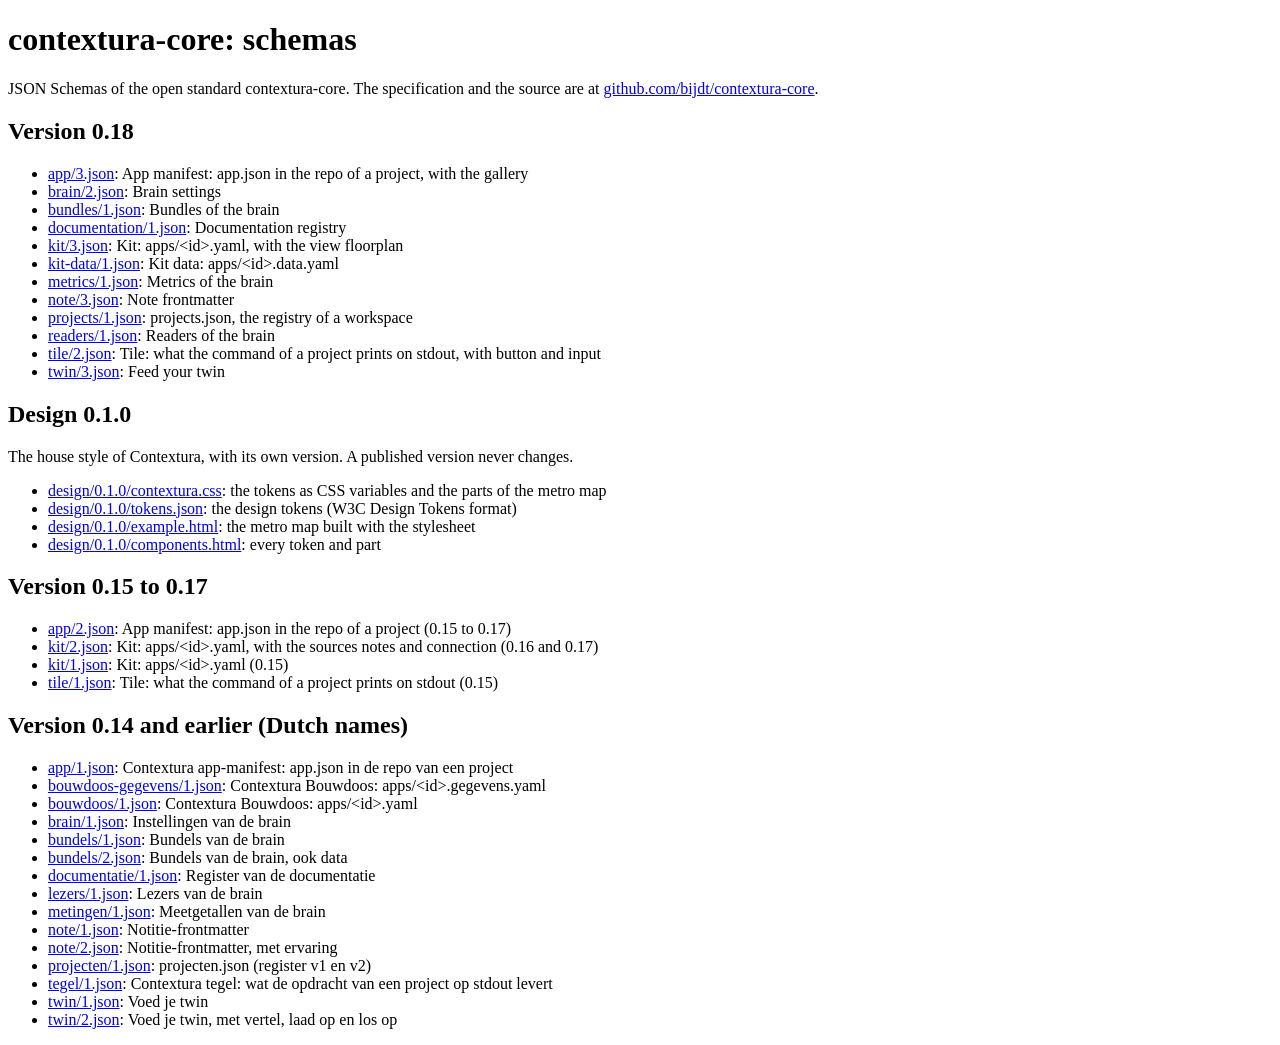
<file: docs/index.html>
<!doctype html>
<html lang="en">
<head><meta charset="utf-8"><meta name="viewport" content="width=device-width, initial-scale=1"><title>contextura-core schemas</title></head>
<body>
<h1>contextura-core: schemas</h1>
<p>JSON Schemas of the open standard contextura-core. The specification and the source are at <a href="https://github.com/bijdt/contextura-core">github.com/bijdt/contextura-core</a>.</p>
<h2>Version 0.18</h2>
<ul>
<li><a href="app/3.json">app/3.json</a>: App manifest: app.json in the repo of a project, with the gallery</li>
<li><a href="brain/2.json">brain/2.json</a>: Brain settings</li>
<li><a href="bundles/1.json">bundles/1.json</a>: Bundles of the brain</li>
<li><a href="documentation/1.json">documentation/1.json</a>: Documentation registry</li>
<li><a href="kit/3.json">kit/3.json</a>: Kit: apps/&lt;id&gt;.yaml, with the view floorplan</li>
<li><a href="kit-data/1.json">kit-data/1.json</a>: Kit data: apps/&lt;id&gt;.data.yaml</li>
<li><a href="metrics/1.json">metrics/1.json</a>: Metrics of the brain</li>
<li><a href="note/3.json">note/3.json</a>: Note frontmatter</li>
<li><a href="projects/1.json">projects/1.json</a>: projects.json, the registry of a workspace</li>
<li><a href="readers/1.json">readers/1.json</a>: Readers of the brain</li>
<li><a href="tile/2.json">tile/2.json</a>: Tile: what the command of a project prints on stdout, with button and input</li>
<li><a href="twin/3.json">twin/3.json</a>: Feed your twin</li>
</ul>
<h2>Design 0.1.0</h2>
<p>The house style of Contextura, with its own version. A published version never changes.</p>
<ul>
<li><a href="design/0.1.0/contextura.css">design/0.1.0/contextura.css</a>: the tokens as CSS variables and the parts of the metro map</li>
<li><a href="design/0.1.0/tokens.json">design/0.1.0/tokens.json</a>: the design tokens (W3C Design Tokens format)</li>
<li><a href="design/0.1.0/example.html">design/0.1.0/example.html</a>: the metro map built with the stylesheet</li>
<li><a href="design/0.1.0/components.html">design/0.1.0/components.html</a>: every token and part</li>
</ul>
<h2>Version 0.15 to 0.17</h2>
<ul>
<li><a href="app/2.json">app/2.json</a>: App manifest: app.json in the repo of a project (0.15 to 0.17)</li>
<li><a href="kit/2.json">kit/2.json</a>: Kit: apps/&lt;id&gt;.yaml, with the sources notes and connection (0.16 and 0.17)</li>
<li><a href="kit/1.json">kit/1.json</a>: Kit: apps/&lt;id&gt;.yaml (0.15)</li>
<li><a href="tile/1.json">tile/1.json</a>: Tile: what the command of a project prints on stdout (0.15)</li>
</ul>
<h2>Version 0.14 and earlier (Dutch names)</h2>
<ul>
<li><a href="app/1.json">app/1.json</a>: Contextura app-manifest: app.json in de repo van een project</li>
<li><a href="bouwdoos-gegevens/1.json">bouwdoos-gegevens/1.json</a>: Contextura Bouwdoos: apps/&lt;id&gt;.gegevens.yaml</li>
<li><a href="bouwdoos/1.json">bouwdoos/1.json</a>: Contextura Bouwdoos: apps/&lt;id&gt;.yaml</li>
<li><a href="brain/1.json">brain/1.json</a>: Instellingen van de brain</li>
<li><a href="bundels/1.json">bundels/1.json</a>: Bundels van de brain</li>
<li><a href="bundels/2.json">bundels/2.json</a>: Bundels van de brain, ook data</li>
<li><a href="documentatie/1.json">documentatie/1.json</a>: Register van de documentatie</li>
<li><a href="lezers/1.json">lezers/1.json</a>: Lezers van de brain</li>
<li><a href="metingen/1.json">metingen/1.json</a>: Meetgetallen van de brain</li>
<li><a href="note/1.json">note/1.json</a>: Notitie-frontmatter</li>
<li><a href="note/2.json">note/2.json</a>: Notitie-frontmatter, met ervaring</li>
<li><a href="projecten/1.json">projecten/1.json</a>: projecten.json (register v1 en v2)</li>
<li><a href="tegel/1.json">tegel/1.json</a>: Contextura tegel: wat de opdracht van een project op stdout levert</li>
<li><a href="twin/1.json">twin/1.json</a>: Voed je twin</li>
<li><a href="twin/2.json">twin/2.json</a>: Voed je twin, met vertel, laad op en los op</li>
</ul>
</body>
</html>
</file>
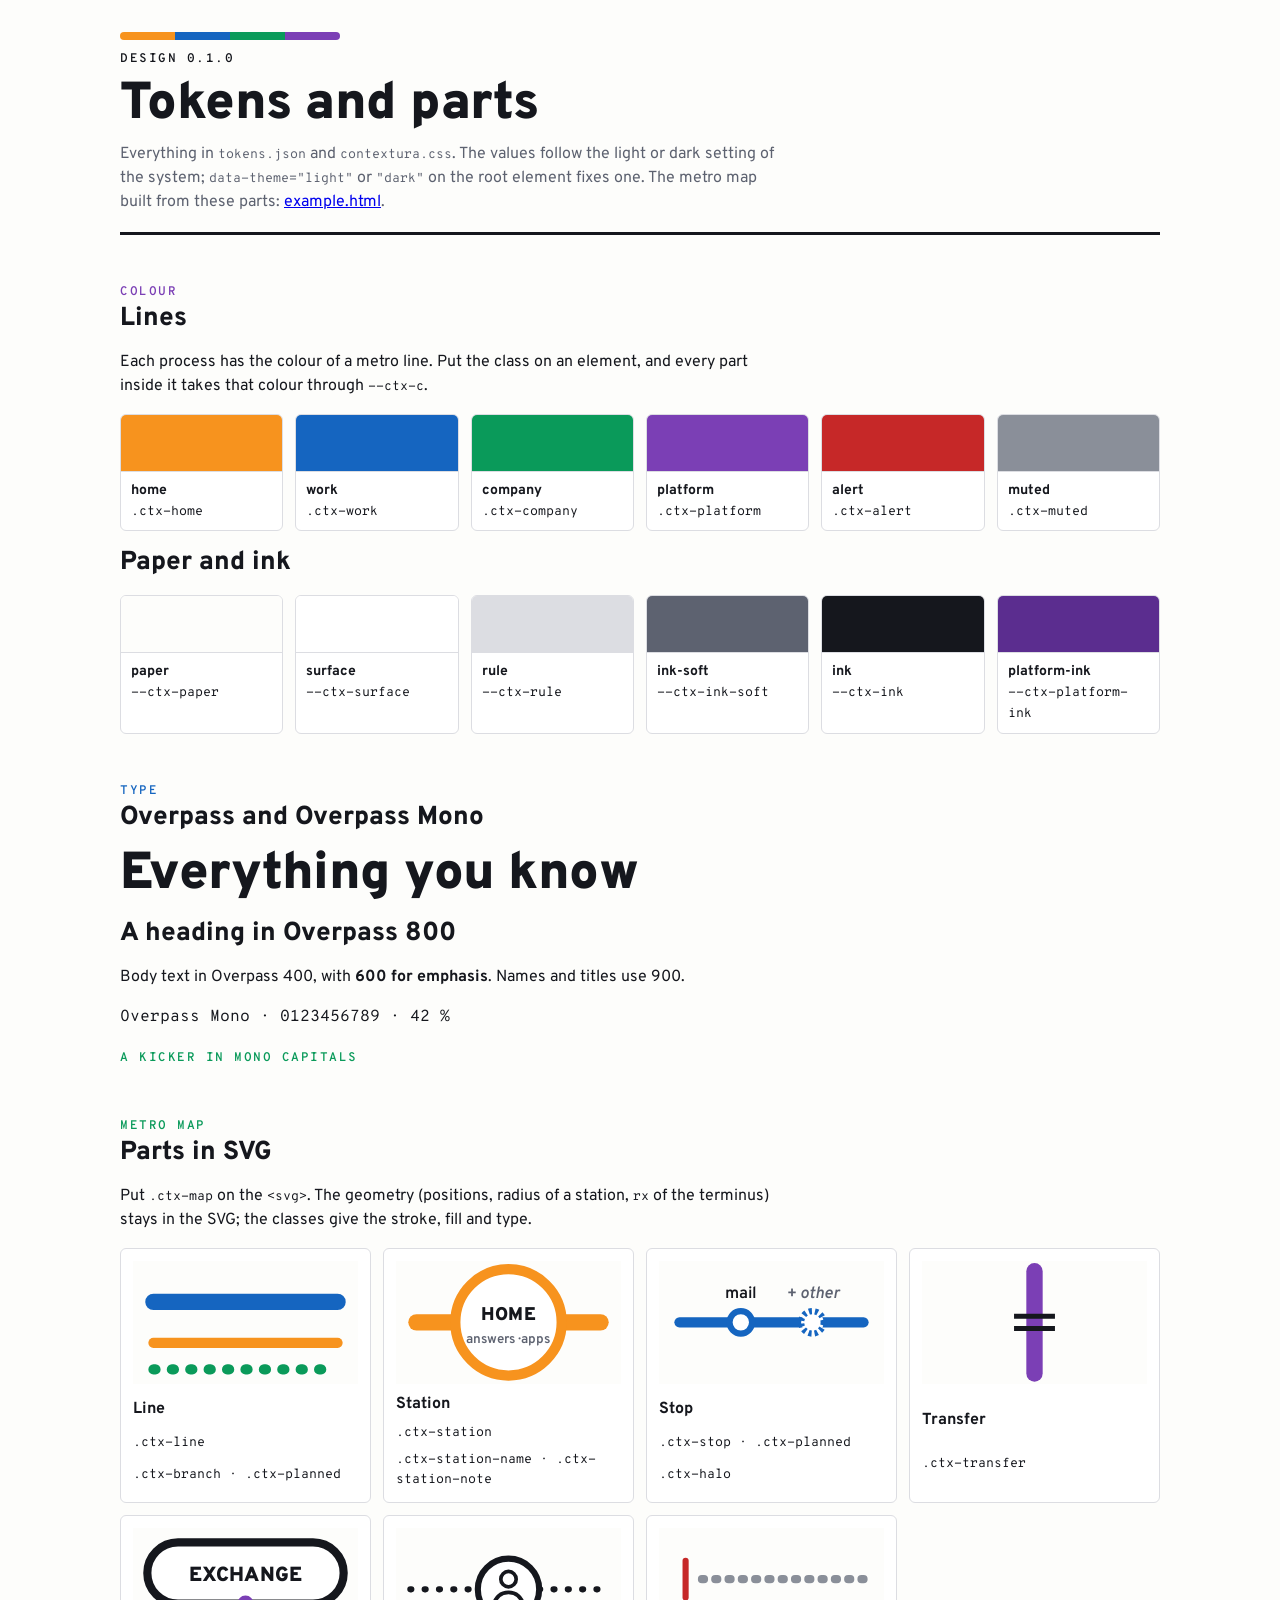
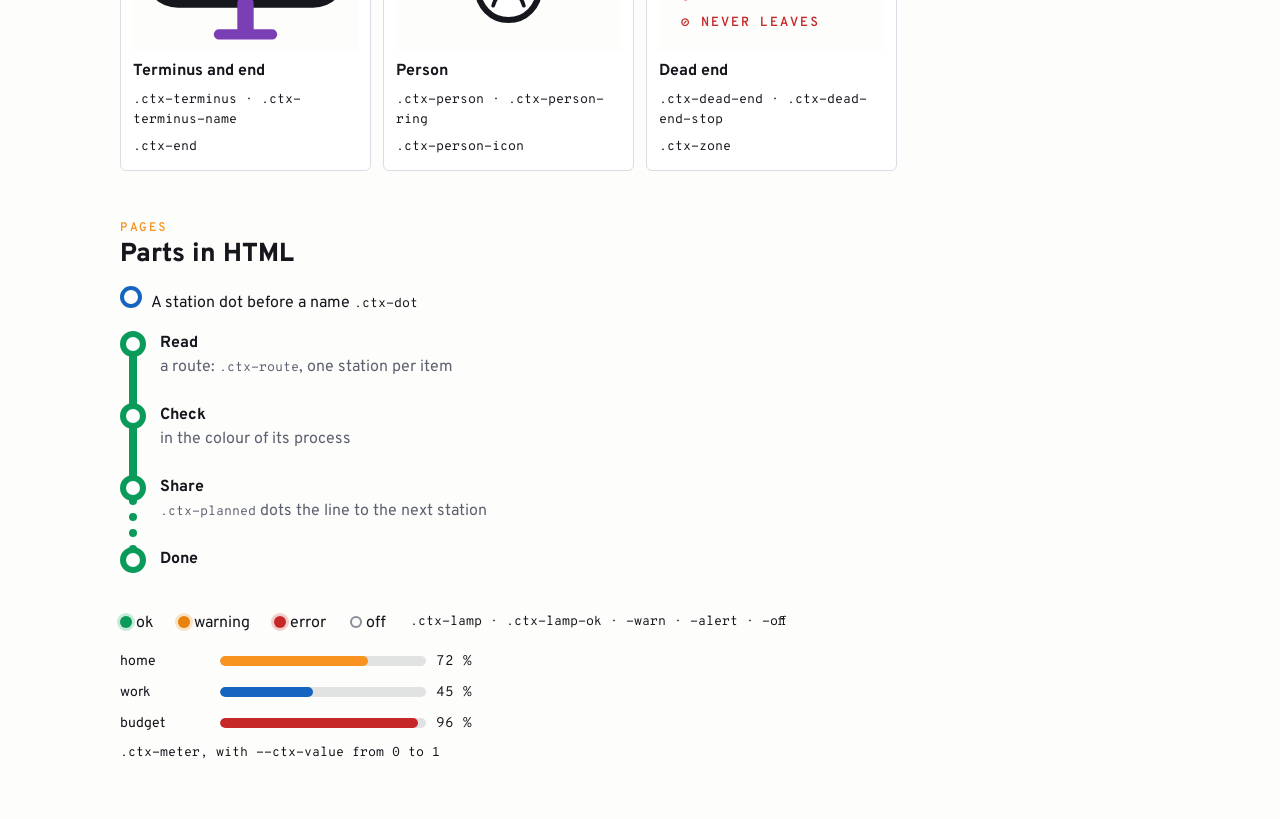
<file: design/components.html>
<!doctype html>
<html lang="en">
<head>
<meta charset="utf-8">
<meta name="viewport" content="width=device-width, initial-scale=1">
<title>Contextura design tokens</title>
<link rel="stylesheet" href="contextura.css">
<style>
  body { margin: 0; padding: 32px 16px 56px; }
  .sheet { max-width: 1040px; margin: 0 auto; display: grid; grid-template-columns: minmax(0, 1fr); gap: 44px; }
  section { display: grid; gap: 16px; }
  header { display: grid; gap: 10px; border-bottom: 3px solid var(--ctx-ink); padding-bottom: 18px; }
  header p, section > p { margin: 0; max-width: 66ch; }
  .swatches { display: grid; grid-template-columns: repeat(auto-fill, minmax(150px, 1fr)); gap: 12px; }
  .swatch { overflow: hidden; }
  .swatch i { display: block; height: 56px; background: var(--ctx-c); border-bottom: 1px solid var(--ctx-rule); }
  .swatch div { padding: 8px 10px; font-size: 14px; }
  .swatch b { display: block; }
  .row { display: flex; flex-wrap: wrap; gap: 24px; align-items: center; }
  .type p { margin: 0; }
  .parts { display: grid; grid-template-columns: repeat(auto-fill, minmax(230px, 1fr)); gap: 12px; }
  .parts .ctx-card { padding: 12px; display: grid; gap: 8px; }
  .parts svg { width: 100%; height: auto; display: block; }
  .meters { display: grid; gap: 10px; max-width: 360px; }
  .meters div { display: grid; grid-template-columns: 90px 1fr 44px; gap: 10px; align-items: center; font-size: 14px; }
  code { font-family: var(--ctx-font-mono); font-size: 13px; }
</style>
</head>
<body class="ctx-page">
<main class="sheet">
<header>
  <div class="ctx-lines" aria-hidden="true"><i class="ctx-home"></i><i class="ctx-work"></i><i class="ctx-company"></i><i class="ctx-platform"></i></div>
  <p class="ctx-kicker ctx-ink">Design 0.1.0</p>
  <h1 class="ctx-title">Tokens and parts</h1>
  <p class="ctx-soft">Everything in <code>tokens.json</code> and <code>contextura.css</code>. The values follow the light or dark setting of the system; <code>data-theme="light"</code> or <code>"dark"</code> on the root element fixes one. The metro map built from these parts: <a href="example.html">example.html</a>.</p>
</header>

<section>
  <div><span class="ctx-kicker ctx-platform">Colour</span><h2 class="ctx-heading">Lines</h2></div>
  <p>Each process has the colour of a metro line. Put the class on an element, and every part inside it takes that colour through <code>--ctx-c</code>.</p>
  <div class="swatches">
    <div class="swatch ctx-card ctx-home"><i></i><div><b>home</b><code>.ctx-home</code></div></div>
    <div class="swatch ctx-card ctx-work"><i></i><div><b>work</b><code>.ctx-work</code></div></div>
    <div class="swatch ctx-card ctx-company"><i></i><div><b>company</b><code>.ctx-company</code></div></div>
    <div class="swatch ctx-card ctx-platform"><i></i><div><b>platform</b><code>.ctx-platform</code></div></div>
    <div class="swatch ctx-card ctx-alert"><i></i><div><b>alert</b><code>.ctx-alert</code></div></div>
    <div class="swatch ctx-card ctx-muted"><i></i><div><b>muted</b><code>.ctx-muted</code></div></div>
  </div>
  <div><h2 class="ctx-heading">Paper and ink</h2></div>
  <div class="swatches">
    <div class="swatch ctx-card" style="--ctx-c:var(--ctx-paper)"><i></i><div><b>paper</b><code>--ctx-paper</code></div></div>
    <div class="swatch ctx-card" style="--ctx-c:var(--ctx-surface)"><i></i><div><b>surface</b><code>--ctx-surface</code></div></div>
    <div class="swatch ctx-card" style="--ctx-c:var(--ctx-rule)"><i></i><div><b>rule</b><code>--ctx-rule</code></div></div>
    <div class="swatch ctx-card" style="--ctx-c:var(--ctx-ink-soft)"><i></i><div><b>ink-soft</b><code>--ctx-ink-soft</code></div></div>
    <div class="swatch ctx-card" style="--ctx-c:var(--ctx-ink)"><i></i><div><b>ink</b><code>--ctx-ink</code></div></div>
    <div class="swatch ctx-card" style="--ctx-c:var(--ctx-platform-ink)"><i></i><div><b>platform-ink</b><code>--ctx-platform-ink</code></div></div>
  </div>
</section>

<section class="type">
  <div><span class="ctx-kicker ctx-work">Type</span><h2 class="ctx-heading">Overpass and Overpass Mono</h2></div>
  <p class="ctx-title">Everything you know</p>
  <p class="ctx-heading">A heading in Overpass 800</p>
  <p>Body text in Overpass 400, with <b>600 for emphasis</b>. Names and titles use 900.</p>
  <p class="ctx-num">Overpass Mono · 0123456789 · 42 %</p>
  <p><span class="ctx-kicker ctx-company">A kicker in mono capitals</span></p>
</section>

<section>
  <div><span class="ctx-kicker ctx-company">Metro map</span><h2 class="ctx-heading">Parts in SVG</h2></div>
  <p>Put <code>.ctx-map</code> on the <code>&lt;svg&gt;</code>. The geometry (positions, radius of a station, <code>rx</code> of the terminus) stays in the SVG; the classes give the stroke, fill and type.</p>
  <div class="parts">
    <div class="ctx-card">
      <svg class="ctx-map" viewBox="0 0 220 120" aria-hidden="true"><path class="ctx-line ctx-work" d="M20 40 H200"/><path class="ctx-line ctx-branch ctx-home" d="M20 80 H200"/><path class="ctx-line ctx-branch ctx-planned ctx-company" d="M20 106 H200"/></svg>
      <b>Line</b><code>.ctx-line</code><code>.ctx-branch · .ctx-planned</code>
    </div>
    <div class="ctx-card">
      <svg class="ctx-map" viewBox="0 0 220 120" aria-hidden="true"><path class="ctx-line ctx-home" d="M20 60 H200"/><circle class="ctx-station ctx-home" cx="110" cy="60" r="52"/><text x="110" y="58" class="ctx-station-name" text-anchor="middle" style="font-size:18px">Home</text><text x="110" y="80" class="ctx-station-note" text-anchor="middle">answers · apps</text></svg>
      <b>Station</b><code>.ctx-station</code><code>.ctx-station-name · .ctx-station-note</code>
    </div>
    <div class="ctx-card">
      <svg class="ctx-map" viewBox="0 0 220 120" aria-hidden="true"><path class="ctx-line ctx-branch ctx-work" d="M20 60 H200"/><circle class="ctx-stop ctx-work" cx="80" cy="60" r="11"/><circle class="ctx-stop ctx-planned ctx-work" cx="150" cy="60" r="11"/><text x="80" y="36" class="ctx-label ctx-halo" text-anchor="middle" style="font-size:16px">mail</text><text x="150" y="36" class="ctx-label ctx-halo" text-anchor="middle" style="font-size:16px;font-style:italic;fill:var(--ctx-ink-soft)">+ other</text></svg>
      <b>Stop</b><code>.ctx-stop · .ctx-planned</code><code>.ctx-halo</code>
    </div>
    <div class="ctx-card">
      <svg class="ctx-map" viewBox="0 0 220 120" aria-hidden="true"><path class="ctx-line ctx-platform" d="M110 10 V110"/><path class="ctx-transfer" d="M90 54 H130 M90 66 H130"/></svg>
      <b>Transfer</b><code>.ctx-transfer</code>
    </div>
    <div class="ctx-card">
      <svg class="ctx-map" viewBox="0 0 220 120" aria-hidden="true"><rect class="ctx-terminus" x="14" y="14" width="192" height="60" rx="30"/><text x="110" y="52" class="ctx-terminus-name" text-anchor="middle" style="font-size:20px">Exchange</text><g class="ctx-platform"><path class="ctx-line" d="M110 74 V100"/><path class="ctx-end" d="M84 104 H136"/></g></svg>
      <b>Terminus and end</b><code>.ctx-terminus · .ctx-terminus-name</code><code>.ctx-end</code>
    </div>
    <div class="ctx-card">
      <svg class="ctx-map" viewBox="0 0 220 120" aria-hidden="true"><path class="ctx-person" d="M14 60 H206"/><circle class="ctx-person-ring" cx="110" cy="60" r="30"/><g class="ctx-person-icon"><circle cx="110" cy="50" r="7.5"/><path d="M95 76 c2.5-9 8.5-13 15-13 s12.5 4 15 13"/></g></svg>
      <b>Person</b><code>.ctx-person · .ctx-person-ring</code><code>.ctx-person-icon</code>
    </div>
    <div class="ctx-card">
      <svg class="ctx-map" viewBox="0 0 220 120" aria-hidden="true"><path class="ctx-dead-end" d="M200 50 H34"/><path class="ctx-dead-end-stop" d="M26 32 V68"/><text x="22" y="96" class="ctx-zone ctx-alert" style="font-size:13px">⊘ NEVER LEAVES</text></svg>
      <b>Dead end</b><code>.ctx-dead-end · .ctx-dead-end-stop</code><code>.ctx-zone</code>
    </div>
  </div>
</section>

<section>
  <div><span class="ctx-kicker ctx-home">Pages</span><h2 class="ctx-heading">Parts in HTML</h2></div>
  <div class="row">
    <span><span class="ctx-dot ctx-work"></span>A station dot before a name <code>.ctx-dot</code></span>
  </div>
  <ol class="ctx-route ctx-company">
    <li><b>Read</b><br><span class="ctx-soft">a route: <code>.ctx-route</code>, one station per item</span></li>
    <li><b>Check</b><br><span class="ctx-soft">in the colour of its process</span></li>
    <li class="ctx-planned"><b>Share</b><br><span class="ctx-soft"><code>.ctx-planned</code> dots the line to the next station</span></li>
    <li><b>Done</b></li>
  </ol>
  <div class="row">
    <span><span class="ctx-lamp ctx-lamp-ok" role="img" aria-label="ok"></span> ok</span>
    <span><span class="ctx-lamp ctx-lamp-warn" role="img" aria-label="warning"></span> warning</span>
    <span><span class="ctx-lamp ctx-lamp-alert" role="img" aria-label="error"></span> error</span>
    <span><span class="ctx-lamp ctx-lamp-off" role="img" aria-label="off"></span> off</span>
    <code>.ctx-lamp · .ctx-lamp-ok · -warn · -alert · -off</code>
  </div>
  <div class="meters">
    <div class="ctx-home"><span>home</span><span class="ctx-meter" role="meter" aria-valuenow="72" aria-valuemin="0" aria-valuemax="100" style="--ctx-value:.72"><i></i></span><span class="ctx-num">72 %</span></div>
    <div class="ctx-work"><span>work</span><span class="ctx-meter" role="meter" aria-valuenow="45" aria-valuemin="0" aria-valuemax="100" style="--ctx-value:.45"><i></i></span><span class="ctx-num">45 %</span></div>
    <div class="ctx-alert"><span>budget</span><span class="ctx-meter" role="meter" aria-valuenow="96" aria-valuemin="0" aria-valuemax="100" style="--ctx-value:.96"><i></i></span><span class="ctx-num">96 %</span></div>
    <code>.ctx-meter, with --ctx-value from 0 to 1</code>
  </div>
</section>
</main>
</body>
</html>
</file>
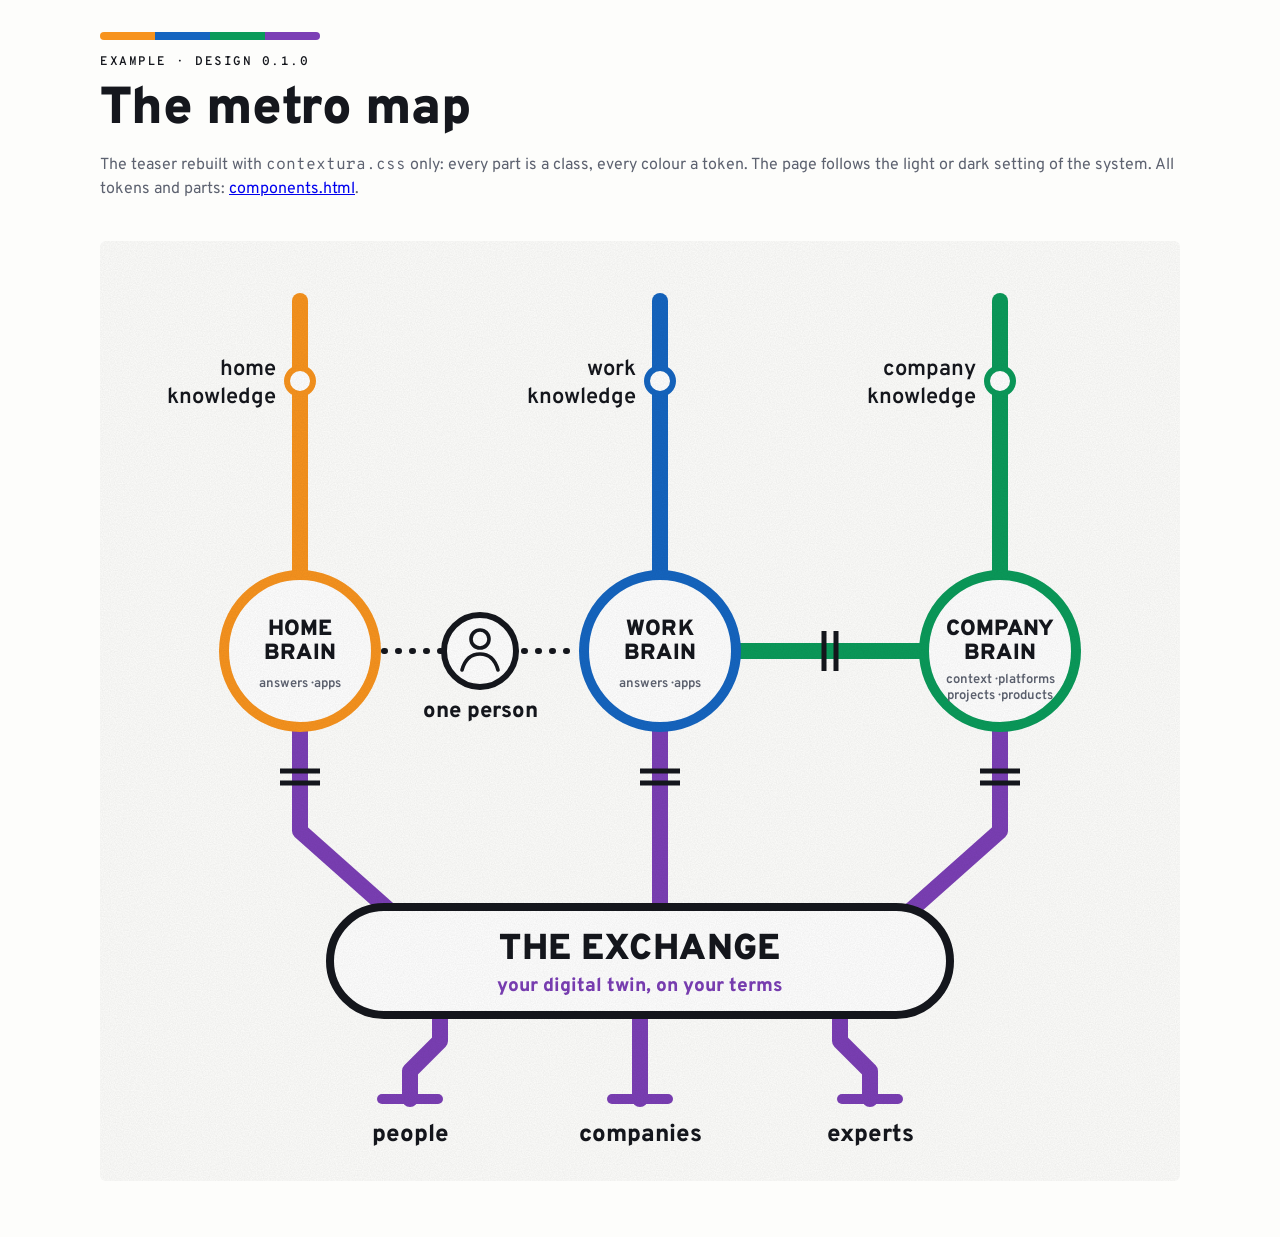
<file: design/example.html>
<!doctype html>
<html lang="en">
<head>
<meta charset="utf-8">
<meta name="viewport" content="width=device-width, initial-scale=1">
<title>Contextura metro map</title>
<link rel="stylesheet" href="contextura.css">
<style>
  body { margin: 0; padding: 32px 16px 56px; }
  .sheet { max-width: 1080px; margin: 0 auto; display: grid; grid-template-columns: minmax(0, 1fr); gap: 24px; }
  .sheet svg { display: block; width: 100%; height: auto; border-radius: var(--ctx-radius-small); }
</style>
</head>
<body class="ctx-page">
<main class="sheet">
<header>
  <div class="ctx-lines" aria-hidden="true"><i class="ctx-home"></i><i class="ctx-work"></i><i class="ctx-company"></i><i class="ctx-platform"></i></div>
  <p class="ctx-kicker ctx-ink">Example · design 0.1.0</p>
  <h1 class="ctx-title">The metro map</h1>
  <p class="ctx-soft">The teaser rebuilt with <code class="ctx-num">contextura.css</code> only: every part is a class, every colour a token. The page follows the light or dark setting of the system. All tokens and parts: <a href="components.html">components.html</a>.</p>
</header>

<svg class="ctx-map" viewBox="0 0 1080 940" role="img" aria-labelledby="map-title">
<title id="map-title">Home, work and company brain, one person between home and work, and the exchange for people, companies and experts</title>
<defs>
  <filter id="grain"><feTurbulence type="fractalNoise" baseFrequency=".85" numOctaves="2" seed="3"/><feColorMatrix values="0 0 0 0 0  0 0 0 0 0  0 0 0 0 0  0 0 0 .07 0"/></filter>
</defs>

<!-- feeders -->
<path class="ctx-line ctx-home" d="M200 60 V410"/>
<path class="ctx-line ctx-work" d="M560 60 V410"/>
<path class="ctx-line ctx-company" d="M900 60 V410"/>
<!-- company context to the work brain -->
<path class="ctx-line ctx-company" d="M900 410 H560"/>

<!-- sharing -->
<g class="ctx-platform">
  <path class="ctx-line" d="M200 410 V590 L290 670"/>
  <path class="ctx-line" d="M560 410 V670"/>
  <path class="ctx-line" d="M900 410 V590 L810 670"/>
  <path class="ctx-line" d="M340 774 V800 L310 830 V858"/>
  <path class="ctx-line" d="M540 774 V858"/>
  <path class="ctx-line" d="M740 774 V800 L770 830 V858"/>
</g>

<!-- one person -->
<path class="ctx-person" d="M284 410 H476"/>
<circle class="ctx-person-ring" cx="380" cy="410" r="36"/>
<g class="ctx-person-icon"><circle cx="380" cy="398" r="9"/><path d="M362 429 c3-11 10-16 18-16 s15 5 18 16"/></g>
<text x="380" y="476" class="ctx-label ctx-strong" text-anchor="middle">one person</text>

<!-- transfers: sharing to the exchange, and company context to the work brain -->
<path class="ctx-transfer" d="M180 530 H220 M180 542 H220 M540 530 H580 M540 542 H580 M880 530 H920 M880 542 H920 M724 390 V430 M736 390 V430"/>

<!-- first stops -->
<circle class="ctx-stop ctx-home" cx="200" cy="140" r="13"/>
<circle class="ctx-stop ctx-work" cx="560" cy="140" r="13"/>
<circle class="ctx-stop ctx-company" cx="900" cy="140" r="13"/>
<text x="176" y="134" class="ctx-label" text-anchor="end">home</text><text x="176" y="162" class="ctx-label" text-anchor="end">knowledge</text>
<text x="536" y="134" class="ctx-label" text-anchor="end">work</text><text x="536" y="162" class="ctx-label" text-anchor="end">knowledge</text>
<text x="876" y="134" class="ctx-label" text-anchor="end">company</text><text x="876" y="162" class="ctx-label" text-anchor="end">knowledge</text>

<!-- stations, in the colour of their feeder -->
<circle class="ctx-station ctx-home" cx="200" cy="410" r="76"/>
<text x="200" y="394" class="ctx-station-name" text-anchor="middle">Home</text><text x="200" y="418" class="ctx-station-name" text-anchor="middle">Brain</text>
<text x="200" y="446" class="ctx-station-note" text-anchor="middle">answers · apps</text>
<circle class="ctx-station ctx-work" cx="560" cy="410" r="76"/>
<text x="560" y="394" class="ctx-station-name" text-anchor="middle">Work</text><text x="560" y="418" class="ctx-station-name" text-anchor="middle">Brain</text>
<text x="560" y="446" class="ctx-station-note" text-anchor="middle">answers · apps</text>
<circle class="ctx-station ctx-company" cx="900" cy="410" r="76"/>
<text x="900" y="394" class="ctx-station-name" text-anchor="middle">Company</text><text x="900" y="418" class="ctx-station-name" text-anchor="middle">Brain</text>
<text x="900" y="442" class="ctx-station-note" text-anchor="middle">context · platforms</text><text x="900" y="458" class="ctx-station-note" text-anchor="middle">projects · products</text>

<!-- the exchange -->
<rect class="ctx-terminus" x="230" y="666" width="620" height="108" rx="54"/>
<text x="540" y="718" class="ctx-terminus-name" text-anchor="middle">The exchange</text>
<text x="540" y="750" class="ctx-label ctx-coloured ctx-platform" text-anchor="middle" style="font-size:19px;font-weight:800">your digital twin, on your terms</text>

<!-- ends of the line -->
<g class="ctx-platform"><path class="ctx-end" d="M282 858 H338"/><path class="ctx-end" d="M512 858 H568"/><path class="ctx-end" d="M742 858 H798"/></g>
<text x="310" y="900" class="ctx-label ctx-strong" text-anchor="middle" style="font-size:24px">people</text>
<text x="540" y="900" class="ctx-label ctx-strong" text-anchor="middle" style="font-size:24px">companies</text>
<text x="770" y="900" class="ctx-label ctx-strong" text-anchor="middle" style="font-size:24px">experts</text>

<rect width="1080" height="940" filter="url(#grain)" pointer-events="none"/>
</svg>
</main>
</body>
</html>
</file>
<file: design/contextura.css>
/* contextura.css 0.1.0: the house style of Contextura. MIT, see LICENSE.
   The tokens of tokens.json as CSS variables (light and dark), the fonts, and the parts of the metro map.
   Only classes and variables, no JavaScript. Every class starts with ctx-; nothing styles bare elements. */

@import url("https://fonts.googleapis.com/css2?family=Overpass:wght@400;600;800;900&family=Overpass+Mono:wght@400;600&display=swap");

/* Tokens */

:root {
  --ctx-home: #f7931e; --ctx-work: #1565c0; --ctx-company: #0a9a5a; --ctx-platform: #7b3fb5;
  --ctx-platform-ink: #5b2d8f; --ctx-alert: #c62828; --ctx-muted: #8a8f99; --ctx-ok: #0a9a5a; --ctx-warn: #e8820c;
  --ctx-paper: #fdfdfb; --ctx-surface: #ffffff; --ctx-ink: #15171d; --ctx-ink-soft: #5d6270; --ctx-rule: #dcdde2;

  --ctx-font-display: "Overpass", "Segoe UI", Arial, sans-serif;
  --ctx-font-mono: "Overpass Mono", Consolas, monospace;

  --ctx-space-1: 4px; --ctx-space-2: 8px; --ctx-space-3: 12px; --ctx-space-4: 16px;
  --ctx-space-5: 24px; --ctx-space-6: 32px; --ctx-space-7: 48px;
  --ctx-radius-small: 6px; --ctx-radius-medium: 10px; --ctx-radius-pill: 999px;

  --ctx-stroke-line: 16px; --ctx-stroke-branch: 10px; --ctx-stroke-terminus: 8px;
  --ctx-stroke-stop: 6px; --ctx-stroke-transfer: 5px;

  /* The colour of the current line; set with .ctx-home, .ctx-work, ... */
  --ctx-c: var(--ctx-ink);
}

@media (prefers-color-scheme: dark) {
  :root:not([data-theme="light"]) {
    --ctx-home: #f5a54a; --ctx-work: #5aa6f0; --ctx-company: #3fc48a; --ctx-platform: #b48cf0;
    --ctx-platform-ink: #c9aef5; --ctx-alert: #ef6b6b; --ctx-muted: #7d8290; --ctx-ok: #3fc48a; --ctx-warn: #f5a54a;
    --ctx-paper: #121419; --ctx-surface: #1a1d24; --ctx-ink: #eceef3; --ctx-ink-soft: #a3a9b6; --ctx-rule: #2c303a;
    color-scheme: dark;
  }
}

:root[data-theme="dark"] {
  --ctx-home: #f5a54a; --ctx-work: #5aa6f0; --ctx-company: #3fc48a; --ctx-platform: #b48cf0;
  --ctx-platform-ink: #c9aef5; --ctx-alert: #ef6b6b; --ctx-muted: #7d8290; --ctx-ok: #3fc48a; --ctx-warn: #f5a54a;
  --ctx-paper: #121419; --ctx-surface: #1a1d24; --ctx-ink: #eceef3; --ctx-ink-soft: #a3a9b6; --ctx-rule: #2c303a;
  color-scheme: dark;
}

/* Line colours: put one on an element, and every part inside it takes that colour */

.ctx-home { --ctx-c: var(--ctx-home); }
.ctx-work { --ctx-c: var(--ctx-work); }
.ctx-company { --ctx-c: var(--ctx-company); }
.ctx-platform { --ctx-c: var(--ctx-platform); }
.ctx-alert { --ctx-c: var(--ctx-alert); }
.ctx-muted { --ctx-c: var(--ctx-muted); }
.ctx-ink { --ctx-c: var(--ctx-ink); }

/* Page */

.ctx-page {
  background: var(--ctx-paper); color: var(--ctx-ink);
  font-family: var(--ctx-font-display); font-size: 16px; line-height: 1.5;
}
.ctx-title { margin: 0; font-size: clamp(32px, 6vw, 52px); font-weight: 900; line-height: 1.02; letter-spacing: -.01em; }
.ctx-heading { margin: 0; font-size: 26px; font-weight: 800; line-height: 1.2; }
.ctx-kicker {
  font-family: var(--ctx-font-mono); font-size: 12.5px; font-weight: 600;
  letter-spacing: .12em; text-transform: uppercase; color: var(--ctx-c);
}
.ctx-soft { color: var(--ctx-ink-soft); }
.ctx-num { font-family: var(--ctx-font-mono); font-variant-numeric: tabular-nums; }
.ctx-card { background: var(--ctx-surface); border: 1px solid var(--ctx-rule); border-radius: var(--ctx-radius-small); }

/* The four lines as a bar, for a page header */
.ctx-lines { display: flex; height: 8px; max-width: 220px; border-radius: 4px; overflow: hidden; }
.ctx-lines > * { flex: 1; background: var(--ctx-c); }

/* Metro map, in SVG. Put .ctx-map on the <svg>; give each part a line colour (.ctx-home, ...). */

.ctx-map { background: var(--ctx-paper); }
.ctx-map text { font-family: var(--ctx-font-display); fill: var(--ctx-ink); }

/* Line: thick, in the colour of its process. A branch is a feeder; a planned line is dotted. */
.ctx-line {
  fill: none; stroke: var(--ctx-c); stroke-width: var(--ctx-stroke-line);
  stroke-linecap: round; stroke-linejoin: round;
}
.ctx-line.ctx-branch { stroke-width: var(--ctx-stroke-branch); }
.ctx-line.ctx-planned { stroke-dasharray: 2 16; }

/* Station: a circle with a thick ring, the name in heavy capitals, a note below. A stop is the small version. */
.ctx-station { fill: var(--ctx-surface); stroke: var(--ctx-c); stroke-width: var(--ctx-stroke-branch); }
.ctx-stop { fill: var(--ctx-surface); stroke: var(--ctx-c); stroke-width: var(--ctx-stroke-stop); }
.ctx-stop.ctx-planned { stroke-dasharray: 3 3; }
.ctx-map .ctx-station-name { font-size: 22px; font-weight: 900; letter-spacing: .01em; text-transform: uppercase; }
.ctx-map .ctx-station-note { font-size: 13px; font-weight: 600; fill: var(--ctx-ink-soft); }
.ctx-map .ctx-label { font-size: 22px; font-weight: 600; }
.ctx-map .ctx-label.ctx-strong { font-weight: 800; }
.ctx-map .ctx-label.ctx-coloured { fill: var(--ctx-c); }
.ctx-map .ctx-zone { font-family: var(--ctx-font-mono); font-size: 15px; font-weight: 600; letter-spacing: .14em; fill: var(--ctx-c); }
/* A label on a line gets a halo in the paper colour, so it stays readable across a line */
.ctx-map .ctx-halo { paint-order: stroke; stroke: var(--ctx-paper); stroke-width: 7px; stroke-linejoin: round; }

/* Transfer: two short strokes across a line, where content passes a gate */
.ctx-transfer { fill: none; stroke: var(--ctx-ink); stroke-width: var(--ctx-stroke-transfer); }

/* Terminus: a rounded box where lines end (a rect with rx = half its height); the end of a line is a short bar */
.ctx-terminus { fill: var(--ctx-surface); stroke: var(--ctx-ink); stroke-width: var(--ctx-stroke-terminus); }
.ctx-map .ctx-terminus-name { font-size: 36px; font-weight: 900; letter-spacing: .01em; text-transform: uppercase; }
.ctx-end { fill: none; stroke: var(--ctx-c); stroke-width: var(--ctx-stroke-branch); stroke-linecap: round; }

/* Person: walks between stations on a dotted path; the icon is a ring with a head and shoulders */
.ctx-person { fill: none; stroke: var(--ctx-ink); stroke-width: var(--ctx-stroke-stop); stroke-dasharray: 1 13; stroke-linecap: round; }
.ctx-person-ring { fill: var(--ctx-surface); stroke: var(--ctx-ink); stroke-width: var(--ctx-stroke-stop); }
.ctx-person-icon { fill: none; stroke: var(--ctx-ink); stroke-width: 3.6; stroke-linecap: round; }

/* Never leaves: a dead-end track, ended by a red stroke */
.ctx-dead-end { fill: none; stroke: var(--ctx-muted); stroke-width: 8; stroke-dasharray: 2 11; stroke-linecap: round; }
.ctx-dead-end-stop { fill: none; stroke: var(--ctx-alert); stroke-width: var(--ctx-stroke-stop); stroke-linecap: round; }

/* Metro parts in HTML, for pages and lists */

/* A station as a dot before a name */
.ctx-dot {
  display: inline-block; width: 14px; height: 14px; margin-right: 9px; vertical-align: -1px;
  border-radius: 50%; border: 4px solid var(--ctx-c); background: var(--ctx-surface);
}

/* A route: a vertical line with a station per item */
.ctx-route { list-style: none; margin: 0; padding: 0; }
.ctx-route > li { position: relative; padding: 0 0 var(--ctx-space-5) 40px; }
.ctx-route > li::before {
  content: ""; position: absolute; left: 9px; top: 6px; bottom: -6px; width: 8px; background: var(--ctx-c);
}
.ctx-route > li:last-child::before { display: none; }
.ctx-route > li::after {
  content: ""; position: absolute; left: 0; top: 0; width: 14px; height: 14px;
  border-radius: 50%; border: 6px solid var(--ctx-c); background: var(--ctx-surface);
}
.ctx-route > li.ctx-planned::before { background: none; border-left: 8px dotted var(--ctx-c); width: 0; }

/* Lamp: green, orange, red, off */
.ctx-lamp {
  display: inline-block; width: 12px; height: 12px; border-radius: 50%; vertical-align: -1px;
  background: var(--ctx-lamp, var(--ctx-muted));
  box-shadow: 0 0 0 3px color-mix(in srgb, var(--ctx-lamp, var(--ctx-muted)) 22%, transparent);
}
.ctx-lamp-ok { --ctx-lamp: var(--ctx-ok); }
.ctx-lamp-warn { --ctx-lamp: var(--ctx-warn); }
.ctx-lamp-alert { --ctx-lamp: var(--ctx-alert); }
.ctx-lamp.ctx-lamp-off { background: transparent; box-shadow: inset 0 0 0 2px var(--ctx-muted); }

/* Meter: a track with a fill; set --ctx-value from 0 to 1 */
.ctx-meter {
  display: block; height: 10px; border-radius: var(--ctx-radius-pill); overflow: hidden;
  background: color-mix(in srgb, var(--ctx-muted) 25%, transparent);
}
.ctx-meter > * {
  display: block; height: 100%; border-radius: inherit;
  width: calc(var(--ctx-value, 0) * 100%); background: var(--ctx-c);
}
</file>
